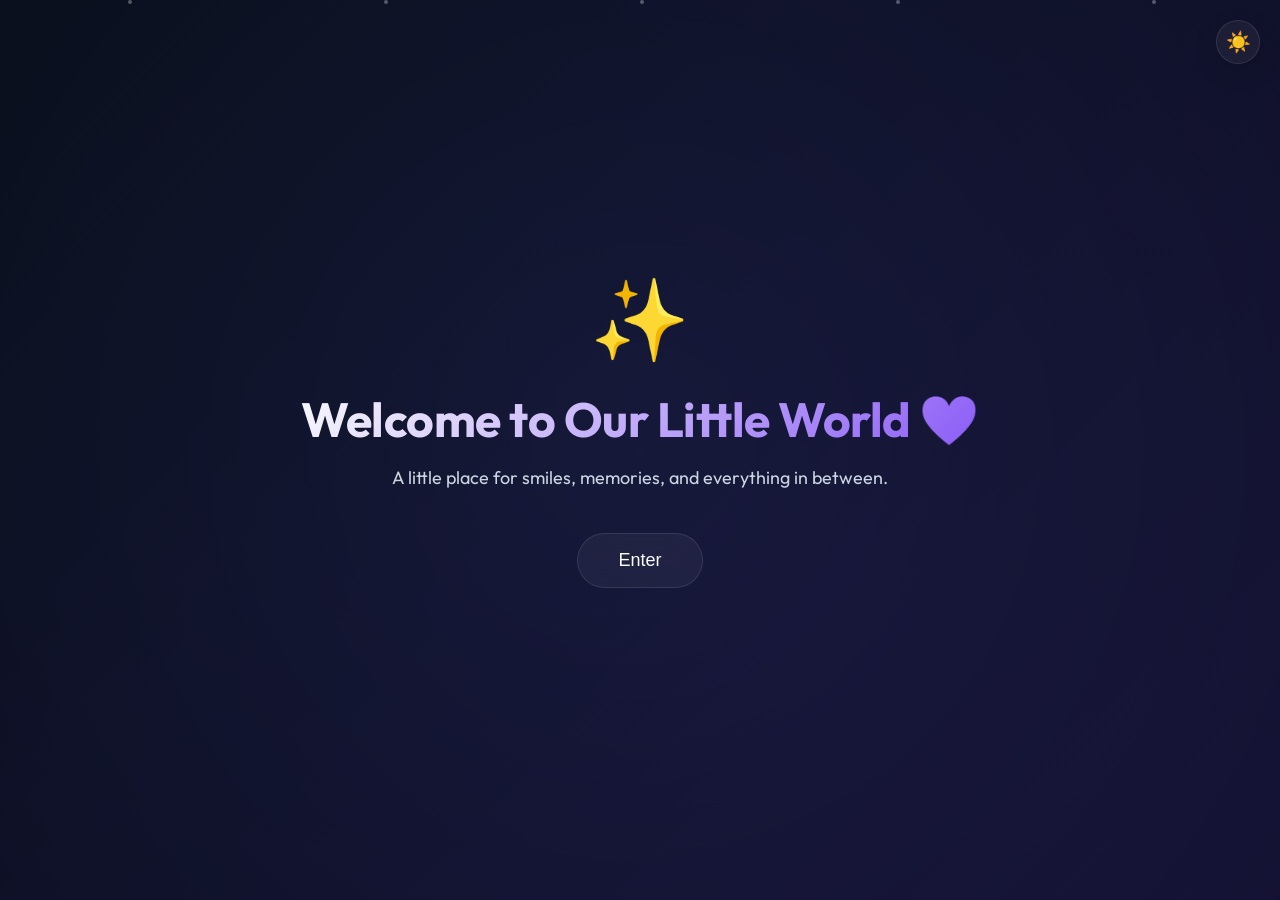
<file: index.html>
<!DOCTYPE html>
<html lang="en">
<head>
    <meta charset="UTF-8">
    <meta name="viewport" content="width=device-width, initial-scale=1.0">
    <title>Welcome to Our World</title>
    <link rel="stylesheet" href="style.css">
</head>
<body>
    <!-- Floating Background Particles -->
    <div class="particles">
        <div class="particle" style="left: 10%; animation-delay: 0s;"></div>
        <div class="particle" style="left: 30%; animation-delay: 4s;"></div>
        <div class="particle" style="left: 50%; animation-delay: 2s;"></div>
        <div class="particle" style="left: 70%; animation-delay: 7s;"></div>
        <div class="particle" style="left: 90%; animation-delay: 3s;"></div>
    </div>

    <!-- Welcome Screen -->
    <div id="welcome-screen" class="animate-in">
        <div class="welcome-icon">✨</div>
        <h1 class="welcome-title">Welcome to Our Little World ❤️</h1>
        <p class="welcome-subtitle">A little place for smiles, memories, and everything in between.</p>
        <button id="enter-btn">Enter</button>

        <div id="welcome-transition" class="welcome-transition" aria-hidden="true">
            <span class="welcome-sparkle">✨</span>
            <span>Welcome to our little world ❤️</span>
        </div>
    </div>

    <!-- Login Screen -->
    <div id="login-wrapper" class="hidden">
        <div class="glass-panel">
            <h2>Login</h2>
            <p>Welcome back!</p>
            <form id="loginForm">
                <div class="input-group">
                    <label>User ID</label>
                    <input id="userId" type="text" required autocomplete="username" placeholder="Enter your User ID">
                </div>
                <div class="input-group">
                    <label>Password</label>
                    <div class="password-row">
                        <input id="password" type="password" required placeholder="Enter password">
                        <button type="button" id="showPassword">Show</button>
                    </div>
                </div>
                <button class="btn-primary" type="submit">Login</button>
                <p id="message"></p>
            </form>
            <p class="account-link">Don't have an account? <a href="register.html">Create Account</a></p>
        </div>
    </div>

    <script src="script.js"></script>
</body>
</html>
</file>
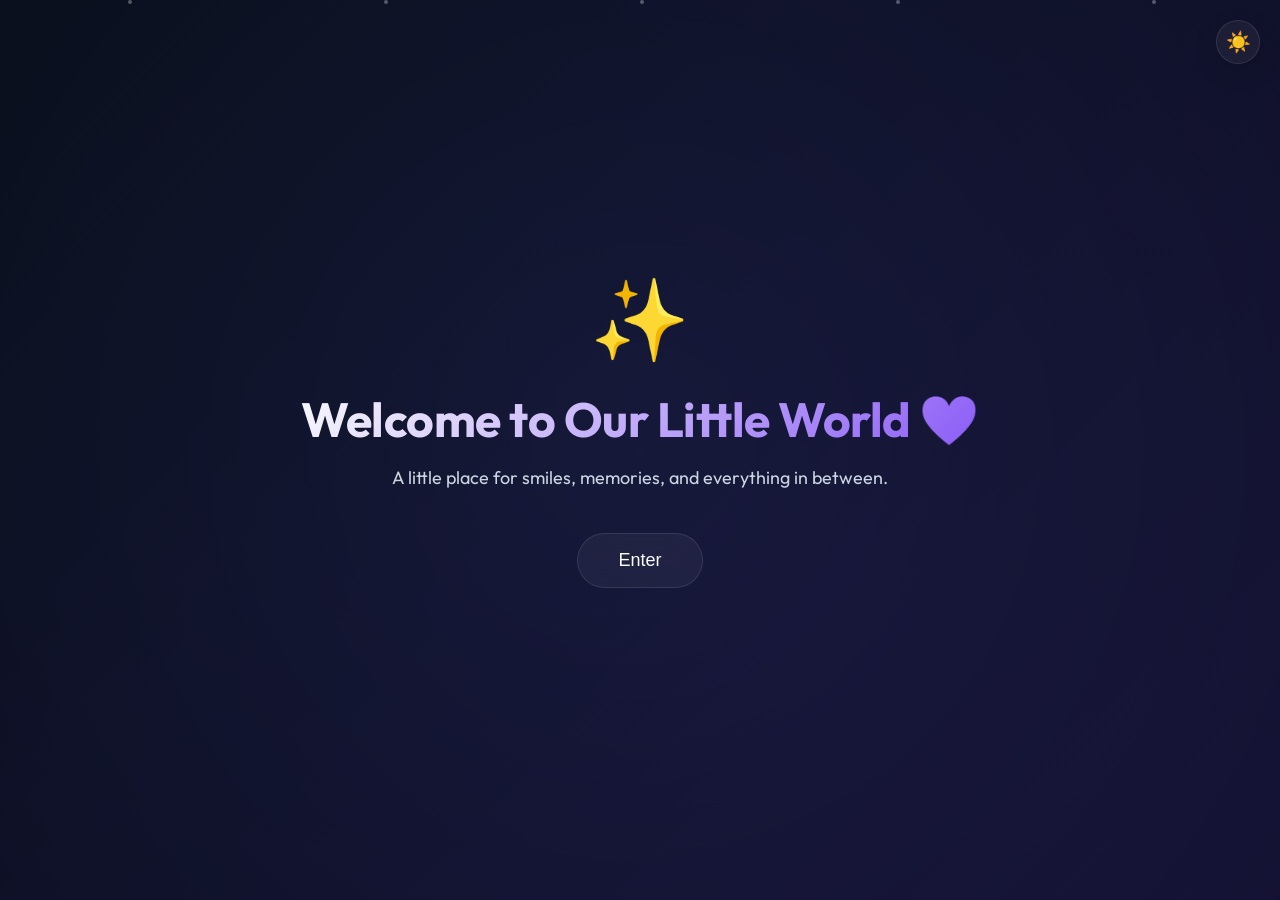
<file: dashboard.html>
<!DOCTYPE html>
<html lang="en">
<head>
    <meta charset="UTF-8">
    <meta name="viewport" content="width=device-width, initial-scale=1.0">
    <title>Dashboard</title>
    <link rel="stylesheet" href="style.css">

    <script>
        if (!localStorage.getItem("vibemix_session_v1")) {
            window.location.href = "index.html";
        }
    </script>

</head>
<body>
    <!-- Floating Background Particles -->
    <div class="particles">
        <div class="particle" style="left: 10%; animation-delay: 0s;"></div>
        <div class="particle" style="left: 40%; animation-delay: 3s;"></div>
        <div class="particle" style="left: 70%; animation-delay: 1s;"></div>
        <div class="particle" style="left: 90%; animation-delay: 5s;"></div>
    </div>

    <div class="dashboard-container animate-in">
        <div class="dashboard-header">
            <h1>Welcome to Our Space ❤️</h1>
            <p>How are you feeling today?</p>
        </div>

        <div class="choice-grid">
            <a href="happy.html" class="choice-card happy-card">
                <div class="emoji">😊</div>
                <span>I'm Happy</span>
            </a>
            
            <a href="sad.html" class="choice-card sad-card">
                <div class="emoji">😔</div>
                <span>I'm Sad</span>
            </a>
        </div>

        <button class="logout-btn" id="logout">Sign Out</button>
    </div>

    <script src="script.js"></script>
</body>
</html>
</file>
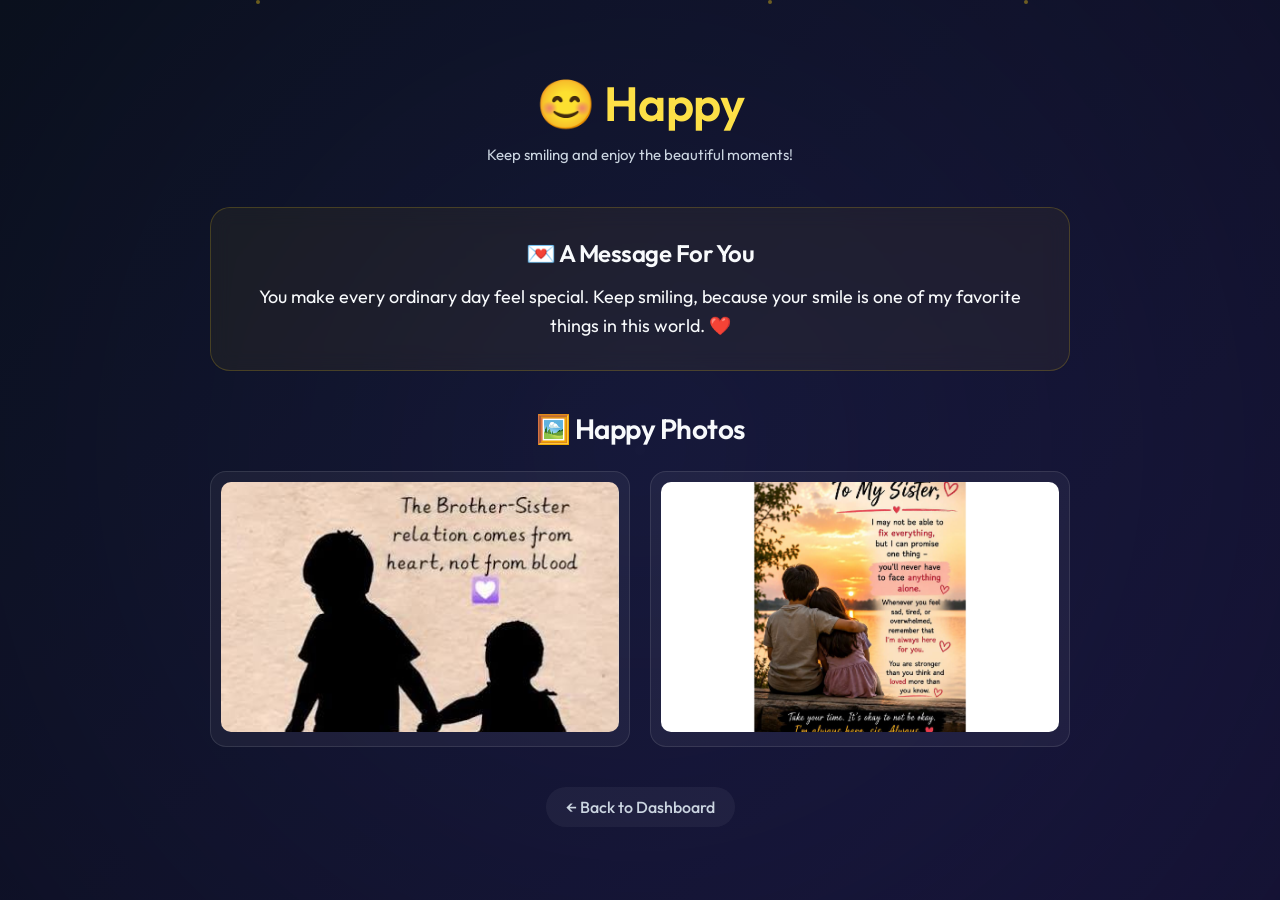
<file: happy.html>
<!DOCTYPE html>
<html lang="en">
<head>
    <meta charset="UTF-8">
    <meta name="viewport" content="width=device-width, initial-scale=1.0">
    <title>Happy Moments</title>
    <link rel="stylesheet" href="style.css">
</head>
<body class="theme-happy">
    <!-- Floating Background Particles -->
    <div class="particles">
        <div class="particle" style="left: 20%; animation-delay: 2s; background: rgba(250, 204, 21, 0.4);"></div>
        <div class="particle" style="left: 60%; animation-delay: 0s; background: rgba(250, 204, 21, 0.4);"></div>
        <div class="particle" style="left: 80%; animation-delay: 4s; background: rgba(250, 204, 21, 0.4);"></div>
    </div>

    <div class="content-wrapper animate-in">
        <div class="page-header">
            <h1>😊 Happy</h1>
            <p>Keep smiling and enjoy the beautiful moments!</p>
        </div>

        <div class="message-box">
            <h2>💌 A Message For You</h2>
            <p>You make every ordinary day feel special. Keep smiling, because your smile is one of my favorite things in this world. ❤️</p>
        </div>

        <div class="photo-gallery">
            <h2>🖼️ Happy Photos</h2>
            <div class="photo-grid">
                <div class="photo-card">
                    <img src="happy/happy1.jpg" alt="Happy photo">
                </div>
                <div class="photo-card">
                    <img src="happy/happy2.jpg" alt="Happy photo">
                </div>
            </div>
        </div>

        <div style="text-align: center;">
            <a href="dashboard.html" class="back-link">← Back to Dashboard</a>
        </div>
    </div>
</body>
</html>
</file>
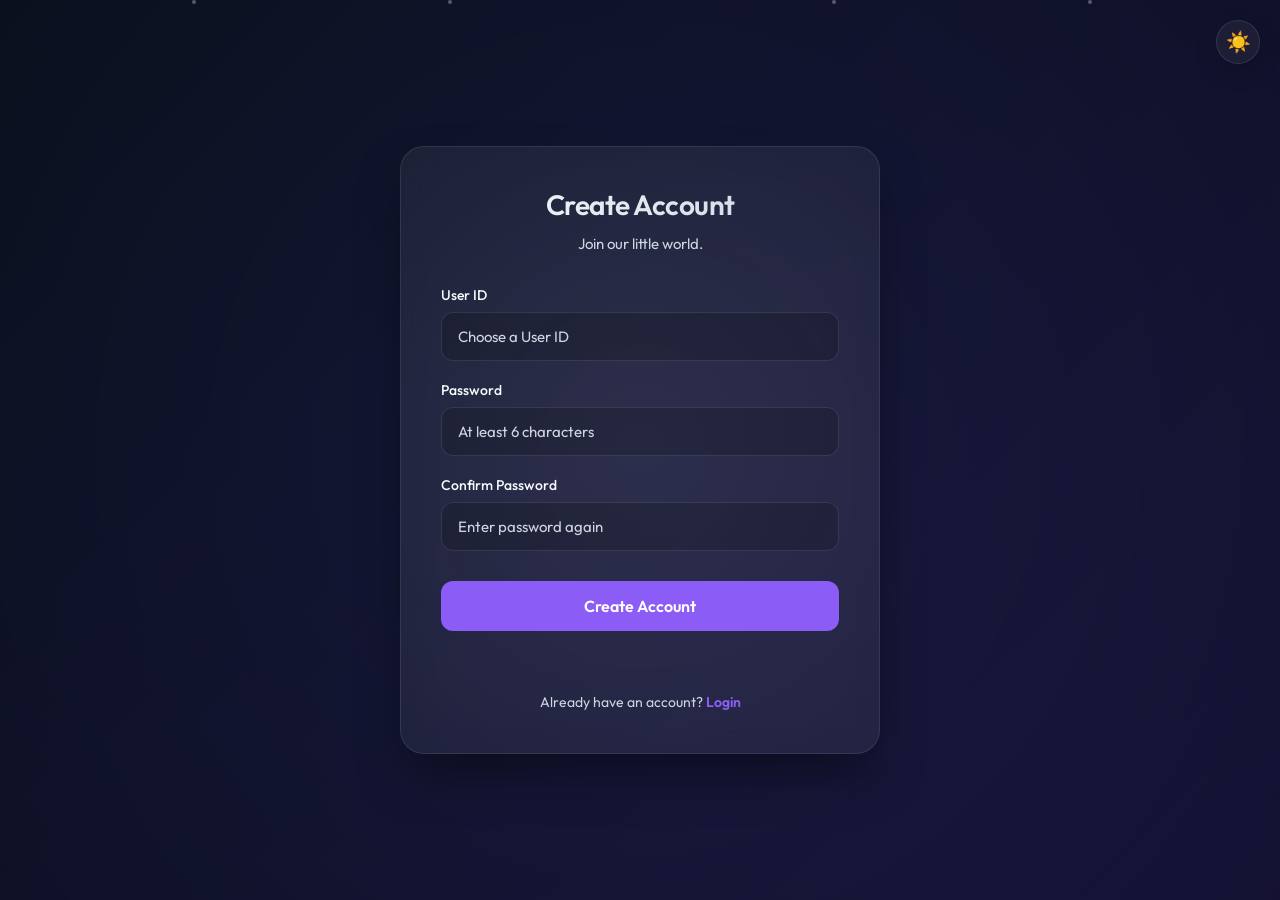
<file: register.html>
<!DOCTYPE html>
<html lang="en">
<head>
    <meta charset="UTF-8">
    <meta name="viewport" content="width=device-width, initial-scale=1.0">
    <title>Create Account</title>
    <link rel="stylesheet" href="style.css">
</head>
<body>
    <!-- Floating Background Particles -->
    <div class="particles">
        <div class="particle" style="left: 15%; animation-delay: 1s;"></div>
        <div class="particle" style="left: 35%; animation-delay: 5s;"></div>
        <div class="particle" style="left: 65%; animation-delay: 2s;"></div>
        <div class="particle" style="left: 85%; animation-delay: 6s;"></div>
    </div>

    <div id="login-wrapper" class="animate-in">
        <div class="glass-panel">
            <h2>Create Account</h2>
            <p>Join our little world.</p>
            <form id="registerForm">
                <div class="input-group">
                    <label>User ID</label>
                    <input id="registerUserId" type="text" required minlength="3" maxlength="30" autocomplete="username" placeholder="Choose a User ID">
                </div>
                <div class="input-group">
                    <label>Password</label>
                    <input id="registerPassword" type="password" required minlength="6" placeholder="At least 6 characters">
                </div>
                <div class="input-group">
                    <label>Confirm Password</label>
                    <input id="confirmPassword" type="password" required minlength="6" placeholder="Enter password again">
                </div>
                <button class="btn-primary" type="submit">Create Account</button>
                <p id="registerMessage"></p>
            </form>
            <p class="account-link">Already have an account? <a href="index.html">Login</a></p>
        </div>
    </div>

    <script src="script.js"></script>
</body>
</html>
</file>
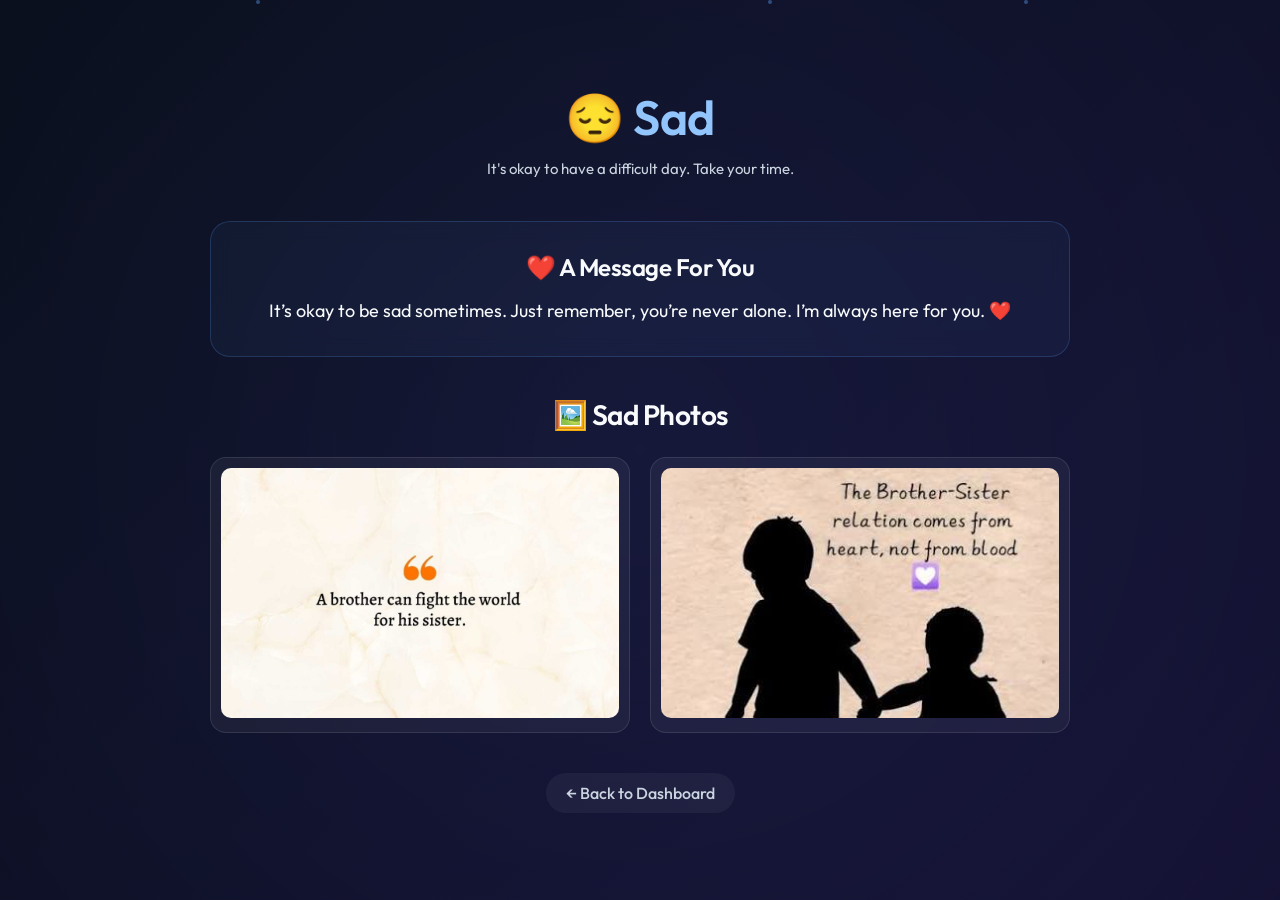
<file: sad.html>
<!DOCTYPE html>
<html lang="en">
<head>
    <meta charset="UTF-8">
    <meta name="viewport" content="width=device-width, initial-scale=1.0">
    <title>Sad Moments</title>
    <link rel="stylesheet" href="style.css">
</head>
<body class="theme-sad">
    <!-- Floating Background Particles -->
    <div class="particles">
        <div class="particle" style="left: 20%; animation-delay: 2s; background: rgba(96, 165, 250, 0.4);"></div>
        <div class="particle" style="left: 60%; animation-delay: 0s; background: rgba(96, 165, 250, 0.4);"></div>
        <div class="particle" style="left: 80%; animation-delay: 4s; background: rgba(96, 165, 250, 0.4);"></div>
    </div>

    <div class="content-wrapper animate-in">
        <div class="page-header">
            <h1>😔 Sad</h1>
            <p>It's okay to have a difficult day. Take your time.</p>
        </div>

        <div class="message-box">
            <h2>❤️ A Message For You</h2>
            <p>It’s okay to be sad sometimes. Just remember, you’re never alone. I’m always here for you. ❤️</p>
        </div>

        <div class="photo-gallery">
            <h2>🖼️ Sad Photos</h2>
            <div class="photo-grid">
                <div class="photo-card">
                    <img src="sad/sad1.jpg" alt="Sad photo">
                </div>
                <div class="photo-card">
                    <img src="sad/sad2.jpg" alt="Sad photo">
                </div>
            </div>
        </div>

        <div style="text-align: center;">
            <a href="dashboard.html" class="back-link">← Back to Dashboard</a>
        </div>
    </div>
</body>
</html>
</file>
<file: style.css>
/* Google Fonts */
@import url('https://fonts.googleapis.com/css2?family=Outfit:wght@300;400;500;600;700&display=swap');

:root {
    --primary: #8b5cf6;
    --primary-hover: #7c3aed;
    --bg-gradient: linear-gradient(135deg, #0f172a 0%, #1e1b4b 100%);
    --glass-bg: rgba(255, 255, 255, 0.05);
    --glass-border: rgba(255, 255, 255, 0.1);
    --text-main: #f8fafc;
    --text-muted: #cbd5e1;
    --error: #ef4444;
    --success: #10b981;
    --input-bg: rgba(0, 0, 0, 0.2);
    --input-focus-bg: rgba(0, 0, 0, 0.4);
    --particle-bg: rgba(255, 255, 255, 0.3);
}

:root.light-mode {
    --primary: #6d28d9;
    --primary-hover: #5b21b6;
    --bg-gradient: linear-gradient(135deg, #f0f9ff 0%, #e0e7ff 100%);
    --glass-bg: rgba(255, 255, 255, 0.6);
    --glass-border: rgba(255, 255, 255, 0.8);
    --text-main: #0f172a;
    --text-muted: #475569;
    --input-bg: rgba(255, 255, 255, 0.7);
    --input-focus-bg: #fff;
    --particle-bg: rgba(0, 0, 0, 0.1);
}

* {
    box-sizing: border-box;
    margin: 0;
    padding: 0;
}

body {
    min-height: 100vh;
    font-family: 'Outfit', sans-serif;
    background: var(--bg-gradient);
    color: var(--text-main);
    display: flex;
    justify-content: center;
    align-items: center;
    overflow-x: hidden;
    position: relative;
}

/* Floating Particles Background */
.particles {
    position: fixed;
    top: 0;
    left: 0;
    width: 100vw;
    height: 100vh;
    z-index: -1;
    overflow: hidden;
    background: radial-gradient(circle at center, transparent 0%, rgba(0,0,0,0.3) 100%);
}

.particle {
    position: absolute;
    width: 4px;
    height: 4px;
    background: var(--particle-bg);
    border-radius: 50%;
    animation: float 15s infinite linear;
}

@keyframes float {
    0% { transform: translateY(100vh) scale(0); opacity: 0; }
    20% { opacity: 1; }
    80% { opacity: 1; }
    100% { transform: translateY(-100px) scale(1.5); opacity: 0; }
}

/* Base Glass Container */
.glass-panel {
    background: var(--glass-bg);
    backdrop-filter: blur(12px);
    -webkit-backdrop-filter: blur(12px);
    border: 1px solid var(--glass-border);
    border-radius: 24px;
    padding: 40px;
    box-shadow: 0 25px 50px -12px rgba(0, 0, 0, 0.5);
    width: 100%;
    max-width: 480px;
    text-align: center;
    position: relative;
    overflow: hidden;
}

.glass-panel::before {
    content: '';
    position: absolute;
    top: -50%;
    left: -50%;
    width: 200%;
    height: 200%;
    background: radial-gradient(circle, rgba(255,255,255,0.05) 0%, transparent 60%);
    transform: rotate(30deg);
    pointer-events: none;
}

/* Animations */
@keyframes fadeInScale {
    from { opacity: 0; transform: scale(0.95) translateY(10px); }
    to { opacity: 1; transform: scale(1) translateY(0); }
}

@keyframes fadeOutScale {
    from { opacity: 1; transform: scale(1) translateY(0); }
    to { opacity: 0; transform: scale(1.05) translateY(-10px); }
}

@keyframes pulseGlow {
    0%, 100% { filter: drop-shadow(0 0 10px rgba(139, 92, 246, 0.5)); }
    50% { filter: drop-shadow(0 0 20px rgba(139, 92, 246, 0.8)); }
}

.animate-in {
    animation: fadeInScale 0.8s cubic-bezier(0.16, 1, 0.3, 1) forwards;
}

.animate-out {
    animation: fadeOutScale 0.5s cubic-bezier(0.16, 1, 0.3, 1) forwards;
}

/* Typography */
h1, h2 {
    font-weight: 600;
    margin-bottom: 10px;
    letter-spacing: -0.5px;
}

h2 {
    font-size: 28px;
    background: linear-gradient(to right, var(--text-main), var(--text-muted));
    -webkit-background-clip: text;
    -webkit-text-fill-color: transparent;
}

p {
    color: var(--text-muted);
    font-size: 15px;
    line-height: 1.6;
}

/* Forms */
form {
    margin-top: 30px;
    text-align: left;
}

label {
    display: block;
    margin-bottom: 8px;
    font-size: 14px;
    font-weight: 500;
    color: var(--text-main);
}

.input-group {
    margin-bottom: 20px;
}

input {
    width: 100%;
    padding: 14px 16px;
    background: var(--input-bg);
    border: 1px solid var(--glass-border);
    border-radius: 12px;
    color: var(--text-main);
    font-family: inherit;
    font-size: 15px;
    transition: all 0.3s ease;
}

input::placeholder {
    color: var(--text-muted);
}

input:focus {
    outline: none;
    border-color: var(--primary);
    background: var(--input-focus-bg);
    box-shadow: 0 0 0 4px rgba(139, 92, 246, 0.15);
}

.password-row {
    position: relative;
    display: flex;
}

.password-row input {
    width: 100%;
}

.password-row button {
    position: absolute;
    right: 12px;
    top: 50%;
    transform: translateY(-50%);
    background: transparent;
    border: none;
    color: var(--text-muted);
    font-size: 13px;
    padding: 4px 8px;
    cursor: pointer;
    box-shadow: none;
    width: auto;
    font-weight: 500;
}

.password-row button:hover {
    color: var(--text-main);
    background: transparent;
    box-shadow: none;
}

/* Buttons */
.btn-primary {
    width: 100%;
    padding: 15px;
    background: var(--primary);
    color: #fff;
    border: none;
    border-radius: 12px;
    font-size: 16px;
    font-weight: 600;
    cursor: pointer;
    transition: all 0.3s cubic-bezier(0.4, 0, 0.2, 1);
    font-family: inherit;
    position: relative;
    overflow: hidden;
    margin-top: 10px;
}

.btn-primary::after {
    content: '';
    position: absolute;
    top: 0;
    left: -100%;
    width: 50%;
    height: 100%;
    background: linear-gradient(to right, transparent, rgba(255,255,255,0.2), transparent);
    transform: skewX(-20deg);
}

.btn-primary:hover {
    background: var(--primary-hover);
    transform: translateY(-2px);
    box-shadow: 0 10px 20px rgba(139, 92, 246, 0.3);
}

.btn-primary:hover::after {
    animation: shine 1.5s infinite;
}

@keyframes shine {
    100% { left: 200%; }
}

/* Links */
.account-link {
    margin-top: 25px;
    text-align: center;
    font-size: 14px;
}

.account-link a {
    color: var(--primary);
    text-decoration: none;
    font-weight: 600;
    transition: color 0.3s ease;
}

.account-link a:hover {
    color: #a78bfa;
    text-decoration: underline;
}

/* Messages */
#message, #registerMessage {
    margin-top: 15px;
    font-size: 14px;
    text-align: center;
    min-height: 20px;
}

/* Welcome Screen */
#welcome-screen {
    position: absolute;
    top: 0;
    left: 0;
    width: 100vw;
    height: 100vh;
    display: flex;
    flex-direction: column;
    justify-content: center;
    align-items: center;
    z-index: 10;
    text-align: center;
    padding: 20px;
}

#welcome-screen.hidden {
    display: none;
}

.welcome-icon {
    font-size: 80px;
    margin-bottom: 20px;
    animation: pulseGlow 3s infinite ease-in-out;
}

.welcome-title {
    font-size: 48px;
    font-weight: 700;
    margin-bottom: 15px;
    background: linear-gradient(135deg, var(--text-main) 0%, var(--primary) 100%);
    -webkit-background-clip: text;
    -webkit-text-fill-color: transparent;
}

.welcome-subtitle {
    font-size: 18px;
    max-width: 500px;
    margin-bottom: 40px;
    color: var(--text-muted);
}

#enter-btn {
    padding: 16px 40px;
    font-size: 18px;
    border-radius: 30px;
    background: var(--glass-bg);
    backdrop-filter: blur(10px);
    border: 1px solid var(--glass-border);
    color: var(--text-main);
    cursor: pointer;
    transition: all 0.3s ease;
}

#enter-btn:hover {
    background: var(--glass-border);
    transform: translateY(-3px) scale(1.05);
    box-shadow: 0 10px 30px rgba(139, 92, 246, 0.4);
}

/* Login Wrapper */
#login-wrapper {
    width: 100%;
    display: flex;
    justify-content: center;
    align-items: center;
    padding: 20px;
    z-index: 5;
}

#login-wrapper.hidden {
    display: none;
}

/* Dashboard Specifics */
.dashboard-container {
    max-width: 900px;
    width: 100%;
    padding: 20px;
    z-index: 5;
}

.dashboard-header {
    text-align: center;
    margin-bottom: 40px;
}

.dashboard-header h1 {
    font-size: 42px;
    background: linear-gradient(135deg, var(--text-main) 0%, var(--primary) 100%);
    -webkit-background-clip: text;
    -webkit-text-fill-color: transparent;
}

.choice-grid {
    display: grid;
    grid-template-columns: repeat(auto-fit, minmax(280px, 1fr));
    gap: 30px;
    margin-bottom: 40px;
}

.choice-card {
    background: var(--glass-bg);
    border: 1px solid var(--glass-border);
    border-radius: 24px;
    padding: 40px 20px;
    text-align: center;
    text-decoration: none;
    color: var(--text-main);
    transition: all 0.4s cubic-bezier(0.175, 0.885, 0.32, 1.275);
    backdrop-filter: blur(10px);
    position: relative;
    overflow: hidden;
    display: flex;
    flex-direction: column;
    align-items: center;
}

.choice-card .emoji {
    font-size: 80px;
    margin-bottom: 20px;
    transition: transform 0.4s ease;
}

.choice-card span {
    font-size: 24px;
    font-weight: 600;
}

.choice-card::before {
    content: '';
    position: absolute;
    top: 0;
    left: 0;
    width: 100%;
    height: 100%;
    background: linear-gradient(135deg, transparent, rgba(255,255,255,0.05), transparent);
    transform: translateY(-100%);
    transition: transform 0.6s ease;
}

.choice-card:hover {
    transform: translateY(-10px);
    background: var(--glass-border);
}

.choice-card:hover .emoji {
    transform: scale(1.1);
}

.choice-card:hover::before {
    transform: translateY(100%);
}

.happy-card:hover { border-color: rgba(250, 204, 21, 0.5); box-shadow: 0 15px 35px rgba(250, 204, 21, 0.15); }
.sad-card:hover { border-color: rgba(96, 165, 250, 0.5); box-shadow: 0 15px 35px rgba(96, 165, 250, 0.15); }

.logout-btn {
    background: rgba(239, 68, 68, 0.1);
    color: #fca5a5;
    border: 1px solid rgba(239, 68, 68, 0.2);
    padding: 12px 30px;
    border-radius: 30px;
    font-weight: 600;
    cursor: pointer;
    transition: all 0.3s ease;
    display: block;
    margin: 0 auto;
}

.logout-btn:hover {
    background: rgba(239, 68, 68, 0.2);
    color: #fff;
    transform: translateY(-2px);
    box-shadow: 0 10px 20px rgba(239, 68, 68, 0.2);
}

/* Happy / Sad Page Specifics */
.content-wrapper {
    max-width: 900px;
    width: 100%;
    padding: 20px;
    z-index: 5;
}

.page-header {
    text-align: center;
    margin-bottom: 40px;
}

.page-header h1 {
    font-size: 48px;
    margin-bottom: 10px;
}

.message-box {
    background: var(--glass-bg);
    border: 1px solid var(--glass-border);
    backdrop-filter: blur(10px);
    border-radius: 20px;
    padding: 30px;
    margin-bottom: 40px;
    text-align: center;
    position: relative;
}

.message-box h2 {
    font-size: 24px;
    margin-bottom: 15px;
    color: var(--text-main);
    background: none;
    -webkit-text-fill-color: var(--text-main);
}

.message-box p {
    font-size: 18px;
    color: var(--text-main);
}

.photo-gallery {
    margin-bottom: 40px;
}

.photo-gallery h2 {
    text-align: center;
    margin-bottom: 25px;
    background: none;
    -webkit-text-fill-color: var(--text-main);
}

.photo-grid {
    display: grid;
    grid-template-columns: repeat(auto-fit, minmax(250px, 1fr));
    gap: 20px;
}

.photo-card {
    background: var(--glass-bg);
    border: 1px solid var(--glass-border);
    padding: 10px;
    border-radius: 16px;
    transition: all 0.4s ease;
}

.photo-card img {
    width: 100%;
    height: 250px;
    object-fit: cover;
    border-radius: 10px;
    transition: transform 0.5s ease;
}

.photo-card:hover {
    transform: translateY(-5px);
    box-shadow: 0 15px 30px rgba(0,0,0,0.3);
    border-color: rgba(255,255,255,0.2);
}

.photo-card:hover img {
    transform: scale(1.03);
}

.back-link {
    display: inline-flex;
    align-items: center;
    color: var(--text-muted);
    text-decoration: none;
    font-weight: 500;
    transition: all 0.3s ease;
    padding: 10px 20px;
    border-radius: 30px;
    background: rgba(255,255,255,0.05);
}

.back-link:hover {
    color: var(--text-main);
    background: var(--glass-border);
    transform: translateX(-5px);
}

/* Theme Toggle Button */
#theme-toggle {
    position: absolute;
    top: 20px;
    right: 20px;
    background: var(--glass-bg);
    border: 1px solid var(--glass-border);
    color: var(--text-main);
    font-size: 20px;
    width: 44px;
    height: 44px;
    border-radius: 50%;
    cursor: pointer;
    display: flex;
    justify-content: center;
    align-items: center;
    transition: all 0.3s ease;
    z-index: 100;
}

#theme-toggle:hover {
    transform: rotate(15deg) scale(1.1);
    background: var(--glass-border);
}

/* Happy Page Theme */
.theme-happy .page-header h1 { color: #fde047; }
.theme-happy .message-box { background: rgba(250, 204, 21, 0.05); border-color: rgba(250, 204, 21, 0.2); }

/* Sad Page Theme */
.theme-sad .page-header h1 { color: #93c5fd; }
.theme-sad .message-box { background: rgba(96, 165, 250, 0.05); border-color: rgba(96, 165, 250, 0.2); }

@media (max-width: 640px) {
    .welcome-title { font-size: 36px; }
    .glass-panel { padding: 30px 20px; }
    h2 { font-size: 24px; }
    .choice-grid { grid-template-columns: 1fr; }
}
/* Enhanced theme transition */
html, body, .glass-panel, .choice-card, .message-box, input, #enter-btn, #theme-toggle {
    transition:
        background 0.45s ease,
        background-color 0.45s ease,
        color 0.35s ease,
        border-color 0.35s ease,
        box-shadow 0.45s ease,
        transform 0.35s ease;
}

/* Animated theme toggle */
#theme-toggle {
    box-shadow: 0 8px 25px rgba(0,0,0,0.15);
}
#theme-toggle:active {
    transform: rotate(180deg) scale(0.88);
}

/* Auth feedback */
.error-message {
    color: #ef4444 !important;
    animation: messageIn 0.35s ease;
}
.success-message {
    color: #10b981 !important;
    animation: messageIn 0.35s ease;
}
.loading-message {
    color: var(--text-muted) !important;
    animation: messagePulse 1s ease-in-out infinite;
}

@keyframes messageIn {
    from { opacity: 0; transform: translateY(5px) scale(0.97); }
    to { opacity: 1; transform: translateY(0) scale(1); }
}
@keyframes messagePulse {
    0%,100% { opacity: .55; }
    50% { opacity: 1; }
}
@keyframes loginShake {
    0%,100% { transform: translateX(0); }
    20% { transform: translateX(-8px); }
    40% { transform: translateX(8px); }
    60% { transform: translateX(-5px); }
    80% { transform: translateX(5px); }
}
.login-error {
    animation: loginShake 0.45s ease !important;
}

/* More polished form controls */
input {
    caret-color: var(--primary);
}
input:hover {
    border-color: rgba(139,92,246,0.35);
}
.btn-primary:active {
    transform: translateY(1px) scale(0.98);
}

/* Small heart/sparkle feedback */
.auth-heart {
    display: inline-block;
    margin-left: 5px;
    animation: heartPop 0.7s ease forwards;
}
@keyframes heartPop {
    0% { transform: scale(.3) translateY(4px); opacity: 0; }
    55% { transform: scale(1.25) translateY(-2px); opacity: 1; }
    100% { transform: scale(1) translateY(0); opacity: 1; }
}

@media (max-width: 640px) {
    #theme-toggle {
        top: 14px;
        right: 14px;
        width: 40px;
        height: 40px;
        font-size: 18px;
    }
    .welcome-title {
        line-height: 1.15;
    }
    .welcome-subtitle {
        font-size: 16px;
    }
}


/* Welcome transition message */
.welcome-transition {
    margin-top: 24px;
    display: flex;
    align-items: center;
    gap: 8px;
    font-size: 16px;
    font-weight: 500;
    color: var(--text-main);
    opacity: 0;
    transform: translateY(12px) scale(.96);
    pointer-events: none;
}

.welcome-transition.show {
    animation: welcomeMessageIn .9s cubic-bezier(.16,1,.3,1) forwards;
}

.welcome-transition.hide {
    animation: welcomeMessageOut .45s ease forwards;
}

.welcome-sparkle {
    display: inline-block;
    animation: sparkleFloat 1.4s ease-in-out infinite;
}

@keyframes welcomeMessageIn {
    0% { opacity: 0; transform: translateY(12px) scale(.96); filter: blur(4px); }
    60% { opacity: 1; transform: translateY(-2px) scale(1.03); filter: blur(0); }
    100% { opacity: 1; transform: translateY(0) scale(1); filter: blur(0); }
}

@keyframes welcomeMessageOut {
    to { opacity: 0; transform: translateY(-8px) scale(.98); }
}

@keyframes sparkleFloat {
    0%,100% { transform: translateY(0) rotate(0deg) scale(1); }
    50% { transform: translateY(-4px) rotate(12deg) scale(1.12); }
}

.funny-login-error {
    font-weight: 600;
    animation: funnyMessage 0.45s ease;
}

@keyframes funnyMessage {
    0% { opacity: 0; transform: scale(.85) translateY(8px); }
    60% { opacity: 1; transform: scale(1.06) translateY(-2px); }
    100% { opacity: 1; transform: scale(1) translateY(0); }
}
</file>
